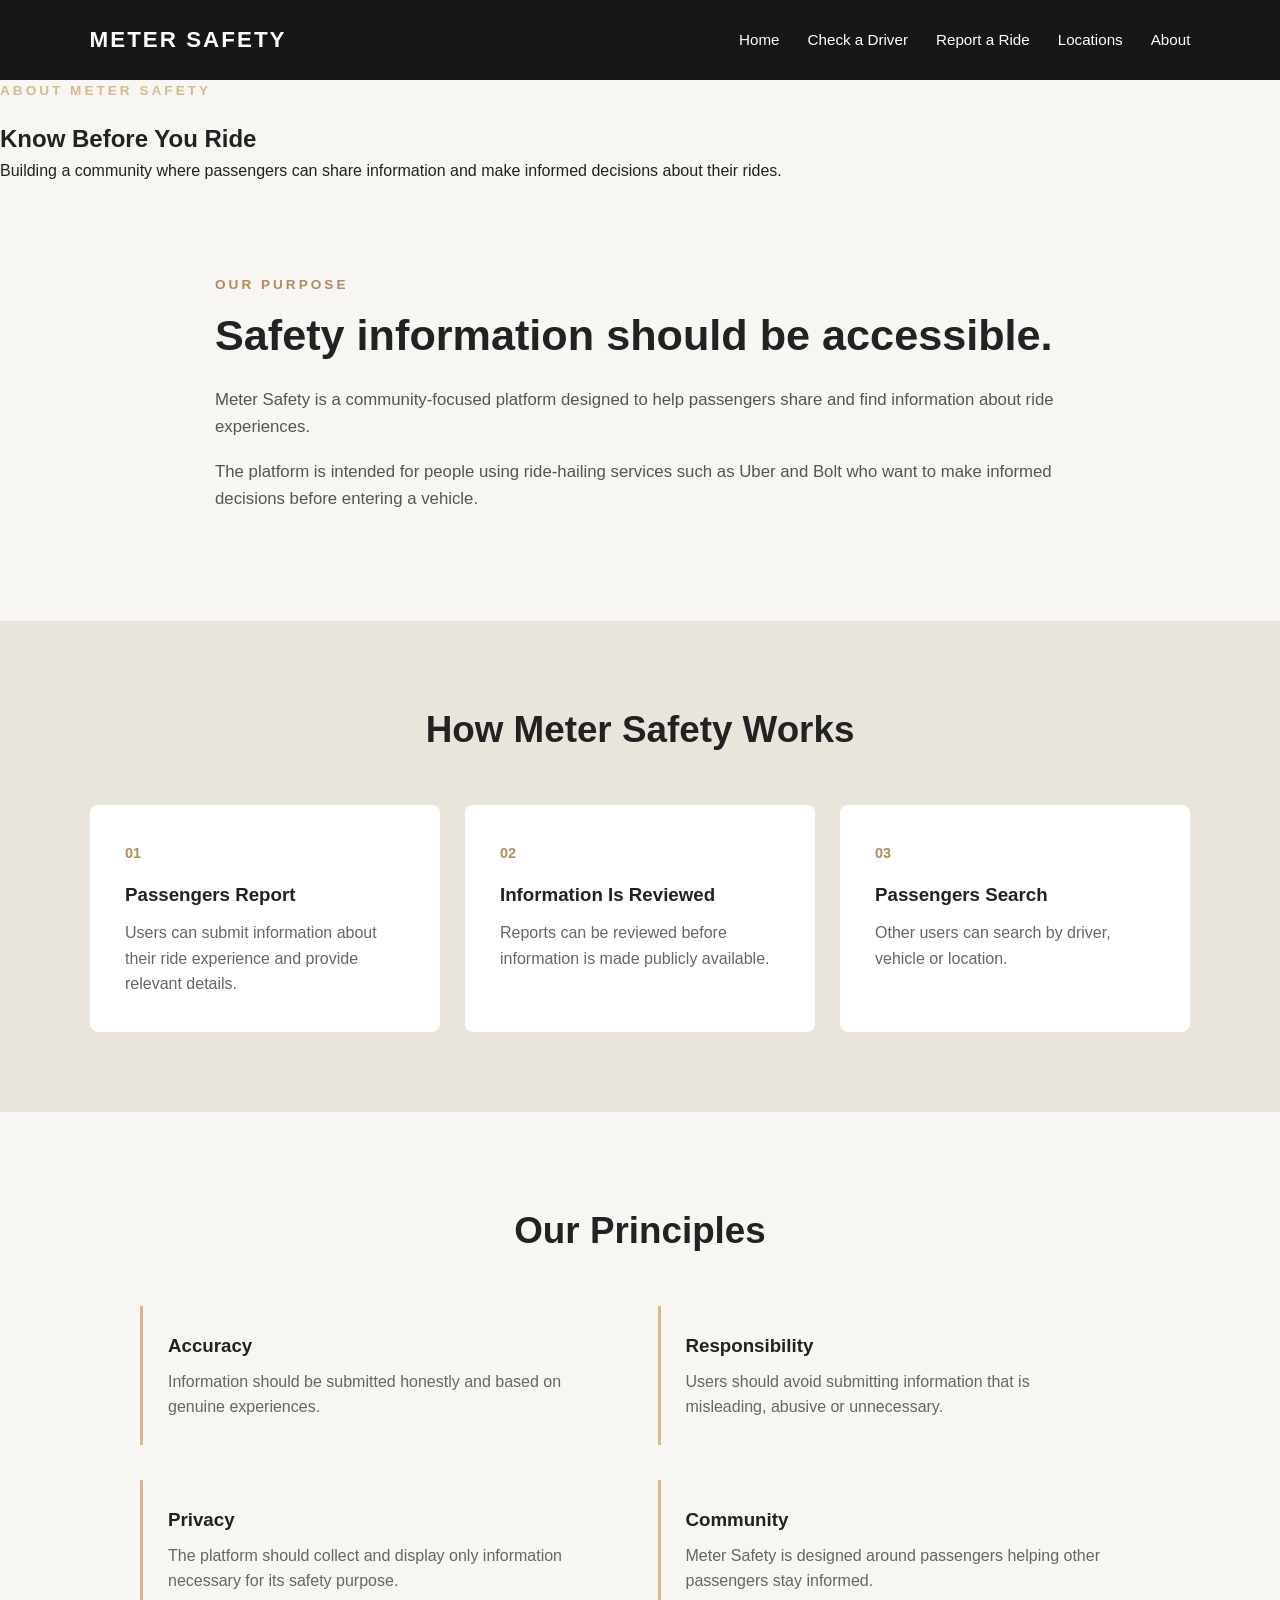
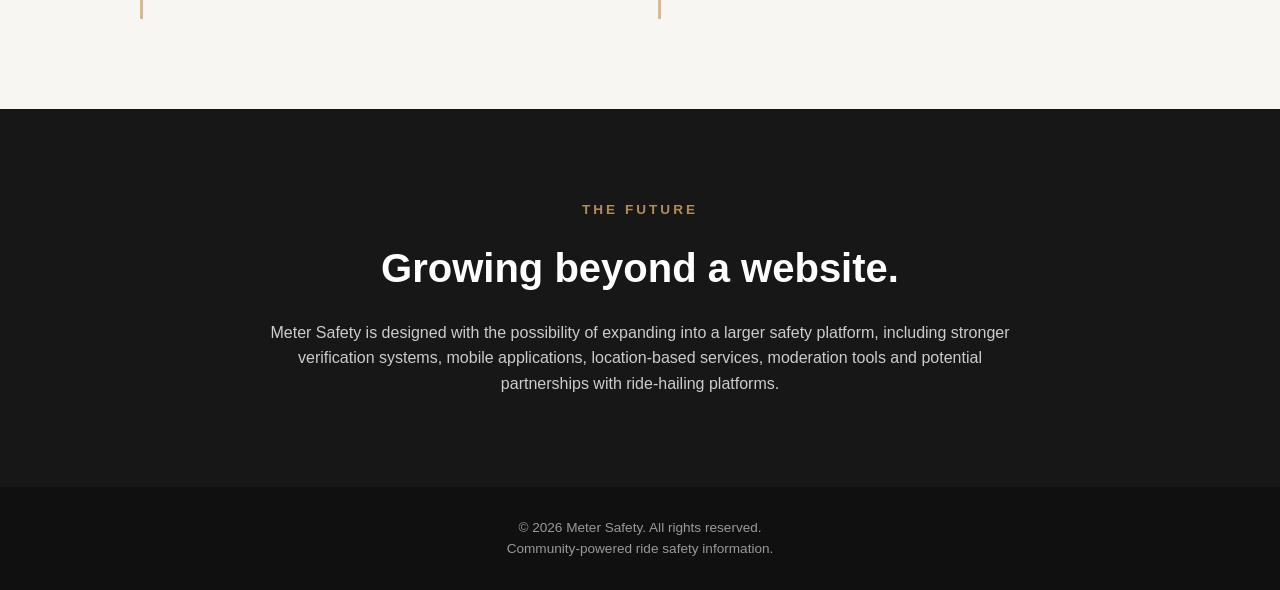
<file: about.html>
<!DOCTYPE html>
<html lang="en">

<head>
    <meta charset="UTF-8">
    <meta name="viewport" content="width=device-width, initial-scale=1.0">

    <title>About | Meter Safety</title>

    <link rel="stylesheet" href="css/style.css">
</head>

<body>

    <!-- Navigation -->

    <header>

        <div class="logo">
            METER SAFETY
        </div>

        <nav>
            <a href="index.html">Home</a>
            <a href="search.html">Check a Driver</a>
            <a href="report.html">Report a Ride</a>
            <a href="locations.html">Locations</a>
            <a href="about.html">About</a>
        </nav>

    </header>


    <!-- Page Header -->

    <section class="page-header">

        <p class="tagline">
            ABOUT METER SAFETY
        </p>

        <h1>Know Before You Ride</h1>

        <p>
            Building a community where passengers
            can share information and make informed
            decisions about their rides.
        </p>

    </section>


    <!-- About Content -->

    <main class="about-page">

        <!-- Our Purpose -->

        <section class="about-section">

            <div class="about-text">

                <p class="about-label">
                    OUR PURPOSE
                </p>

                <h2>
                    Safety information should be
                    accessible.
                </h2>

                <p>
                    Meter Safety is a community-focused
                    platform designed to help passengers
                    share and find information about
                    ride experiences.
                </p>

                <p>
                    The platform is intended for people
                    using ride-hailing services such as
                    Uber and Bolt who want to make informed
                    decisions before entering a vehicle.
                </p>

            </div>

        </section>


        <!-- How It Works -->

        <section class="about-process">

            <h2>How Meter Safety Works</h2>

            <div class="process-grid">

                <div class="process-card">

                    <span>01</span>

                    <h3>Passengers Report</h3>

                    <p>
                        Users can submit information about
                        their ride experience and provide
                        relevant details.
                    </p>

                </div>


                <div class="process-card">

                    <span>02</span>

                    <h3>Information Is Reviewed</h3>

                    <p>
                        Reports can be reviewed before
                        information is made publicly
                        available.
                    </p>

                </div>


                <div class="process-card">

                    <span>03</span>

                    <h3>Passengers Search</h3>

                    <p>
                        Other users can search by
                        driver, vehicle or location.
                    </p>

                </div>

            </div>

        </section>


        <!-- Our Principles -->

        <section class="principles">

            <h2>Our Principles</h2>

            <div class="principles-grid">

                <div>
                    <h3>Accuracy</h3>

                    <p>
                        Information should be submitted
                        honestly and based on genuine
                        experiences.
                    </p>
                </div>


                <div>
                    <h3>Responsibility</h3>

                    <p>
                        Users should avoid submitting
                        information that is misleading,
                        abusive or unnecessary.
                    </p>
                </div>


                <div>
                    <h3>Privacy</h3>

                    <p>
                        The platform should collect and
                        display only information necessary
                        for its safety purpose.
                    </p>
                </div>


                <div>
                    <h3>Community</h3>

                    <p>
                        Meter Safety is designed around
                        passengers helping other passengers
                        stay informed.
                    </p>
                </div>

            </div>

        </section>


        <!-- Future -->

        <section class="future-section">

            <p class="about-label">
                THE FUTURE
            </p>

            <h2>
                Growing beyond a website.
            </h2>

            <p>
                Meter Safety is designed with the possibility
                of expanding into a larger safety platform,
                including stronger verification systems,
                mobile applications, location-based services,
                moderation tools and potential partnerships
                with ride-hailing platforms.
            </p>

        </section>

    </main>


    <!-- Footer -->

    <footer>

        <p>
            © 2026 Meter Safety. All rights reserved.
        </p>

        <p>
            Community-powered ride safety information.
        </p>

    </footer>


    <script src="js/script.js"></script>

</body>

</html>
</file>
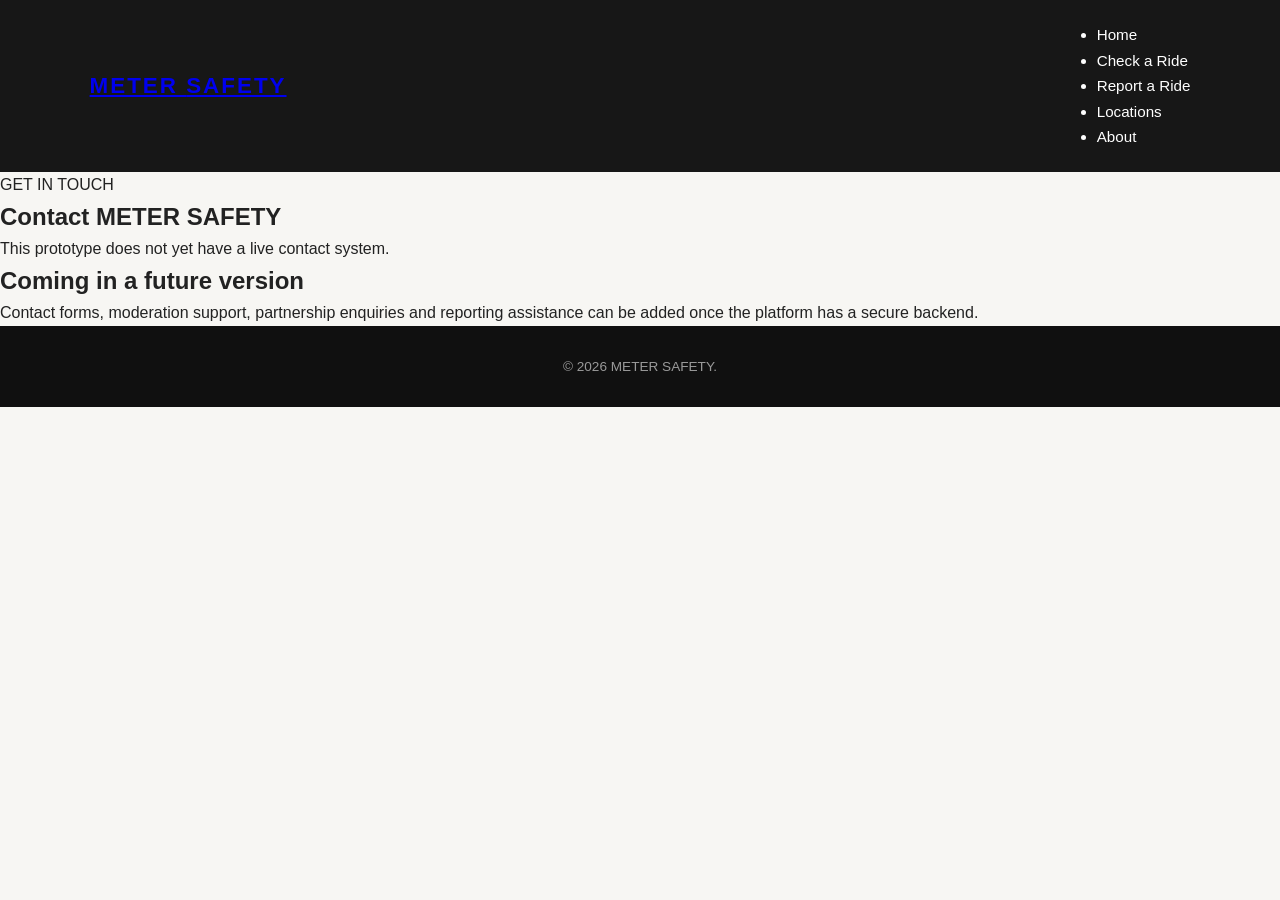
<file: contact.html>
<!DOCTYPE html>
<html lang="en">
<head>
    <meta charset="UTF-8">
    <meta name="viewport" content="width=device-width, initial-scale=1.0">
    <title>Contact | METER SAFETY</title>
    <link rel="stylesheet" href="css/style.css">
</head>
<body>
<header class="site-header">
    <a href="index.html" class="logo">METER <span>SAFETY</span></a>
    <nav>
        <ul>
            <li><a href="index.html">Home</a></li>
            <li><a href="search.html">Check a Ride</a></li>
            <li><a href="report.html">Report a Ride</a></li>
            <li><a href="locations.html">Locations</a></li>
            <li><a href="about.html">About</a></li>
        </ul>
    </nav>
</header>

<main class="page">
    <section class="page-header">
        <p class="eyebrow">GET IN TOUCH</p>
        <h1>Contact METER SAFETY</h1>
        <p>This prototype does not yet have a live contact system.</p>
    </section>

    <section class="content-card">
        <h2>Coming in a future version</h2>
        <p>Contact forms, moderation support, partnership enquiries and reporting assistance can be added once the platform has a secure backend.</p>
    </section>
</main>

<footer><p>&copy; 2026 METER SAFETY.</p></footer>
</body>
</html>
</file>
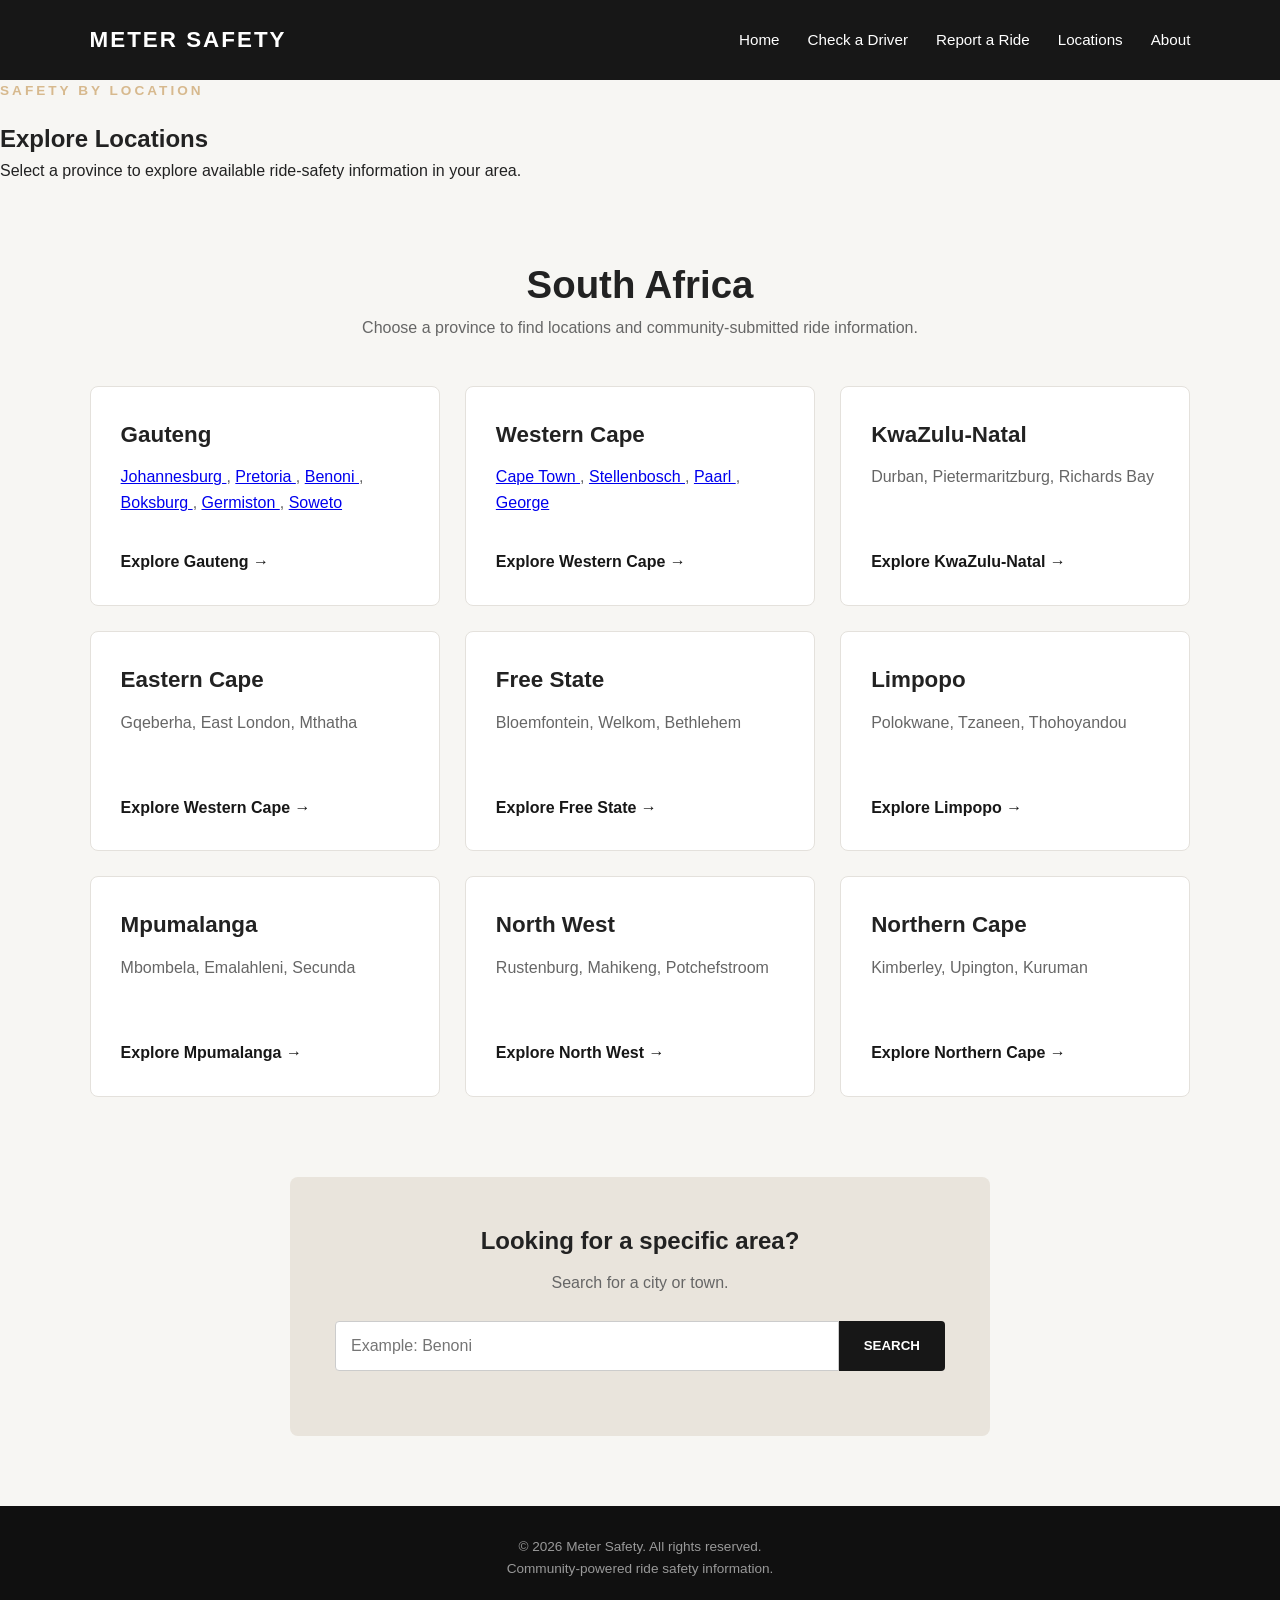
<file: locations.html>
<!DOCTYPE html>
<html lang="en">

<head>
    <meta charset="UTF-8">
    <meta name="viewport" content="width=device-width, initial-scale=1.0">

    <title>Locations | Meter Safety</title>

    <link rel="stylesheet" href="css/style.css">
</head>

<body>

    <header>

        <div class="logo">
            METER SAFETY
        </div>

        <nav>
            <a href="index.html">Home</a>
            <a href="search.html">Check a Driver</a>
            <a href="report.html">Report a Ride</a>
            <a href="locations.html">Locations</a>
            <a href="about.html">About</a>
        </nav>

    </header>


    <!-- Page Header -->

    <section class="page-header">

        <p class="tagline">
            SAFETY BY LOCATION
        </p>

        <h1>Explore Locations</h1>

        <p>
            Select a province to explore available
            ride-safety information in your area.
        </p>

    </section>


    <!-- Provinces -->

    <main class="locations-page">

        <section class="province-section">

            <h2>South Africa</h2>

            <p class="location-intro">
                Choose a province to find locations and
                community-submitted ride information.
            </p>


            <div class="province-grid">

                <!-- Gauteng -->

                <div class="province-card">

                    <h3>Gauteng</h3>

                    <p>
                    <a href="search.html?province=Gauteng&city=Johannesburg">
                       Johannesburg
                    </a>,

                    <a href="search.html?province=Gauteng&city=Pretoria">
                        Pretoria
                     </a>,

                    <a href="search.html?province=Gauteng&city=Benoni">
                        Benoni
                    </a>,

                     <a href="search.html?province=Gauteng&city=Boksburg">
                         Boksburg
                    </a>,

                     <a href="search.html?province=Gauteng&city=Germiston">
                         Germiston
                    </a>,

                    <a href="search.html?province=Gauteng&city=Soweto">
                        Soweto
                   </a>
                   </p>

                    <a href="search.html?province=Gauteng" class="location-link">
                       Explore Gauteng →
                    </a>

                </div>


                <!-- Western Cape -->

                <div class="province-card">

                    <h3>Western Cape</h3>

                    <p>
                    <a href="search.html?province=Western%20Cape&city=Cape%20Town">
                       Cape Town
                    </a>,

                     <a href="search.html?province=Western%20Cape&city=Stellenbosch">
                        Stellenbosch
                    </a>,

                    <a href="search.html?province=Western%20Cape&city=Paarl">
                        Paarl
                    </a>,

                    <a href="search.html?province=Western%20Cape&city=George">
                       George
                    </a>
                    </p>
                        
                    <a href="#" class="location-link">
                        Explore Western Cape →
                    </a>

                </div>


                <!-- KwaZulu-Natal -->

                <div class="province-card">

                    <h3>KwaZulu-Natal</h3>

                    <p>
                        Durban, Pietermaritzburg,
                        Richards Bay
                    </p>

                    <a href="#" class="location-link">
                        Explore KwaZulu-Natal →
                    </a>

                </div>


                <!-- Eastern Cape -->

                <div class="province-card">

                    <h3>Eastern Cape</h3>

                    <p>
                        Gqeberha, East London,
                        Mthatha
                    </p>

                    <a href="search.html?province=Western%20Cape" class="location-link">
                       Explore Western Cape →
                    </a>

                </div>


                <!-- Free State -->

                <div class="province-card">

                    <h3>Free State</h3>

                    <p>
                        Bloemfontein, Welkom,
                        Bethlehem
                    </p>

                    <a href="#" class="location-link">
                        Explore Free State →
                    </a>

                </div>


                <!-- Limpopo -->

                <div class="province-card">

                    <h3>Limpopo</h3>

                    <p>
                        Polokwane, Tzaneen,
                        Thohoyandou
                    </p>

                    <a href="#" class="location-link">
                        Explore Limpopo →
                    </a>

                </div>


                <!-- Mpumalanga -->

                <div class="province-card">

                    <h3>Mpumalanga</h3>

                    <p>
                        Mbombela, Emalahleni,
                        Secunda
                    </p>

                    <a href="#" class="location-link">
                        Explore Mpumalanga →
                    </a>

                </div>


                <!-- North West -->

                <div class="province-card">

                    <h3>North West</h3>

                    <p>
                        Rustenburg, Mahikeng,
                        Potchefstroom
                    </p>

                    <a href="#" class="location-link">
                        Explore North West →
                    </a>

                </div>


                <!-- Northern Cape -->

                <div class="province-card">

                    <h3>Northern Cape</h3>

                    <p>
                        Kimberley, Upington,
                        Kuruman
                    </p>

                    <a href="#" class="location-link">
                        Explore Northern Cape →
                    </a>

                </div>

            </div>

        </section>


        <!-- Location Search -->

        <section class="location-search">

            <h2>Looking for a specific area?</h2>

            <p>
                Search for a city or town.
            </p>

            <div class="location-search-box">

                <input
                    type="text"
                    id="locationSearch"
                    placeholder="Example: Benoni"
                >

                <button
                    type="button"
                    onclick="searchLocation()"
                >
                    SEARCH
                </button>

            </div>

            <p id="locationMessage"></p>

        </section>

    </main>


    <footer>

        <p>
            © 2026 Meter Safety. All rights reserved.
        </p>

        <p>
            Community-powered ride safety information.
        </p>

    </footer>


    <script src="js/script.js"></script>

</body>

</html>
</file>
<file: css/style.css>
/* =========================================
   METER SAFETY - MAIN STYLES
   ========================================= */

* {
    margin: 0;
    padding: 0;
    box-sizing: border-box;
}

body {
    font-family: Arial, Helvetica, sans-serif;
    background-color: #f7f6f3;
    color: #222222;
    line-height: 1.6;
}


/* =========================================
   NAVIGATION
   ========================================= */

header {
    display: flex;
    justify-content: space-between;
    align-items: center;

    padding: 22px 7%;

    background-color: #171717;
    color: white;
}

.logo {
    font-size: 1.4rem;
    font-weight: bold;
    letter-spacing: 2px;
}

nav {
    display: flex;
    gap: 28px;
}

nav a {
    color: white;
    text-decoration: none;
    font-size: 0.95rem;
    transition: 0.3s;
}

nav a:hover {
    color: #d7b98e;
}


/* =========================================
   HERO SECTION
   ========================================= */

.hero {
    min-height: 650px;

    display: flex;
    align-items: center;

    padding: 80px 7%;

    background:
        linear-gradient(
            rgba(20, 20, 20, 0.78),
            rgba(20, 20, 20, 0.78)
        ),
        url("../images/hero.jpg");

    background-size: cover;
    background-position: center;
}

.hero-content {
    max-width: 700px;
    color: white;
}

.tagline {
    color: #d7b98e;
    font-size: 0.85rem;
    font-weight: bold;
    letter-spacing: 3px;
    margin-bottom: 18px;
}

.hero h1 {
    font-size: 4rem;
    line-height: 1.1;
    margin-bottom: 25px;
}

.hero p {
    max-width: 600px;
    font-size: 1.1rem;
    color: #eeeeee;
}


/* =========================================
   BUTTONS
   ========================================= */

.hero-buttons {
    display: flex;
    gap: 15px;
    margin-top: 35px;
}

.btn {
    display: inline-block;

    padding: 14px 25px;

    text-decoration: none;

    border-radius: 4px;

    font-weight: bold;

    transition: 0.3s;
}

.primary {
    background-color: #d7b98e;
    color: #171717;
}

.primary:hover {
    background-color: #c5a576;
}

.secondary {
    border: 1px solid white;
    color: white;
}

.secondary:hover {
    background-color: white;
    color: #171717;
}


/* =========================================
   HOW IT WORKS
   ========================================= */

.how-it-works {
    padding: 90px 7%;
    text-align: center;
}

.how-it-works h2,
.locations-preview h2,
.safety-notice h2 {
    font-size: 2.3rem;
    margin-bottom: 15px;
}

.section-intro {
    color: #666666;
    margin-bottom: 50px;
}


.feature-container {
    display: flex;
    justify-content: center;
    gap: 25px;
}


.feature-card {
    background-color: white;

    padding: 35px;

    width: 30%;

    min-height: 230px;

    text-align: left;

    border: 1px solid #e4e1dc;

    border-radius: 8px;

    transition: 0.3s;
}

.feature-card:hover {
    transform: translateY(-5px);
    box-shadow: 0 10px 25px rgba(0, 0, 0, 0.08);
}

.feature-number {
    color: #d7b98e;
    font-size: 0.85rem;
    font-weight: bold;
}

.feature-card h3 {
    margin: 15px 0 10px;
    font-size: 1.4rem;
}


/* =========================================
   LOCATIONS
   ========================================= */

.locations-preview {
    padding: 90px 7%;
    text-align: center;

    background-color: #e9e4dc;
}

.locations-preview p {
    margin-bottom: 30px;
    color: #555555;
}


/* =========================================
   SAFETY NOTICE
   ========================================= */

.safety-notice {
    padding: 70px 7%;
    text-align: center;
    background-color: #171717;
    color: white;
}

.safety-notice p {
    max-width: 750px;
    margin: auto;
    color: #cccccc;
}


/* =========================================
   FOOTER
   ========================================= */

footer {
    padding: 30px 7%;

    text-align: center;

    background-color: #101010;

    color: #999999;

    font-size: 0.85rem;
}


/* =========================================
   MOBILE RESPONSIVE DESIGN
   ========================================= */

@media (max-width: 768px) {

    header {
        flex-direction: column;
        gap: 20px;
    }

    nav {
        flex-wrap: wrap;
        justify-content: center;
        gap: 15px;
    }

    .hero {
        min-height: 600px;
    }

    .hero h1 {
        font-size: 2.7rem;
    }

    .hero-buttons {
        flex-direction: column;
        align-items: flex-start;
    }

    .feature-container {
        flex-direction: column;
    }

    .feature-card {
        width: 100%;
    }
}
/* =========================================
   REPORT A RIDE PAGE
   ========================================= */

.report-page {
    padding: 70px 7%;
    background-color: #f7f6f3;
}


.report-box {
    max-width: 750px;

    margin: auto;

    background-color: white;

    padding: 45px;

    border-radius: 8px;

    border: 1px solid #e4e1dc;
}


.report-box h2 {
    margin-bottom: 10px;
}


.form-intro {
    color: #666666;
    margin-bottom: 30px;
}


#reportForm {
    display: flex;
    flex-direction: column;
}


#reportForm label {
    margin-top: 18px;
    margin-bottom: 7px;

    font-weight: bold;
}


#reportForm input[type="text"],
#reportForm input[type="file"],
#reportForm select,
#reportForm textarea {
    width: 100%;

    padding: 14px;

    border: 1px solid #cccccc;

    border-radius: 4px;

    font-family: Arial, Helvetica, sans-serif;

    font-size: 1rem;

    background-color: white;
}


#reportForm textarea {
    resize: vertical;
}


#reportForm input:focus,
#reportForm select:focus,
#reportForm textarea:focus {
    outline: none;

    border-color: #d7b98e;
}


.upload-note {
    margin-top: 8px;

    font-size: 0.85rem;

    color: #777777;
}


.report-confirmation {
    display: flex;

    align-items: flex-start;

    gap: 10px;

    margin-top: 30px;

    padding: 18px;

    background-color: #f7f6f3;

    border-radius: 5px;
}


.report-confirmation input {
    margin-top: 5px;
}


.report-confirmation label {
    margin: 0 !important;

    font-weight: normal !important;

    font-size: 0.9rem;
}


.submit-report {
    margin-top: 30px;

    padding: 16px;

    border: none;

    border-radius: 4px;

    background-color: #171717;

    color: white;

    font-weight: bold;

    cursor: pointer;

    transition: 0.3s;
}


.submit-report:hover {
    background-color: #d7b98e;

    color: #171717;
}

/* =========================================
   LOCATIONS PAGE
   ========================================= */

.locations-page {
    padding: 70px 7%;
    background-color: #f7f6f3;
}


.province-section {
    max-width: 1200px;
    margin: auto;
    text-align: center;
}


.province-section h2 {
    font-size: 2.4rem;
}


.location-intro {
    color: #666666;
    margin-bottom: 45px;
}


.province-grid {
    display: grid;

    grid-template-columns: repeat(3, 1fr);

    gap: 25px;

    text-align: left;
}


.province-card {
    background-color: white;

    padding: 30px;

    border: 1px solid #e4e1dc;

    border-radius: 8px;

    transition: 0.3s;
}


.province-card:hover {
    transform: translateY(-5px);

    box-shadow:
        0 10px 25px rgba(0, 0, 0, 0.08);
}


.province-card h3 {
    font-size: 1.4rem;

    margin-bottom: 12px;
}


.province-card p {
    color: #666666;

    min-height: 70px;
}


.location-link {
    display: inline-block;

    margin-top: 15px;

    color: #171717;

    font-weight: bold;

    text-decoration: none;
}


.location-link:hover {
    color: #b18d5c;
}


/* Location search */

.location-search {
    max-width: 700px;

    margin: 80px auto 0;

    padding: 45px;

    text-align: center;

    background-color: #e9e4dc;

    border-radius: 8px;
}


.location-search h2 {
    margin-bottom: 10px;
}


.location-search p {
    color: #666666;
}


.location-search-box {
    display: flex;

    margin-top: 25px;
}


.location-search-box input {
    flex: 1;

    padding: 15px;

    border: 1px solid #cccccc;

    border-radius: 4px 0 0 4px;

    font-size: 1rem;
}


.location-search-box button {
    padding: 15px 25px;

    border: none;

    background-color: #171717;

    color: white;

    font-weight: bold;

    cursor: pointer;

    border-radius: 0 4px 4px 0;
}


.location-search-box button:hover {
    background-color: #d7b98e;

    color: #171717;
}


#locationMessage {
    margin-top: 20px;

    font-weight: bold;
}


/* Mobile */

@media (max-width: 900px) {

    .province-grid {
        grid-template-columns: repeat(2, 1fr);
    }

}


@media (max-width: 600px) {

    .province-grid {
        grid-template-columns: 1fr;
    }

    .location-search-box {
        flex-direction: column;
    }

    .location-search-box input {
        border-radius: 4px;
    }

    .location-search-box button {
        margin-top: 10px;

        border-radius: 4px;
    }

}

/* =========================================
   ABOUT PAGE
   ========================================= */

.about-page {
    background-color: #f7f6f3;
}


/* Purpose */

.about-section {
    padding: 90px 7%;
}


.about-text {
    max-width: 850px;
    margin: auto;
}


.about-label {
    color: #b18d5c;

    font-size: 0.85rem;

    font-weight: bold;

    letter-spacing: 3px;

    margin-bottom: 15px;
}


.about-text h2 {
    font-size: 2.7rem;

    line-height: 1.2;

    margin-bottom: 25px;
}


.about-text p:not(.about-label) {
    color: #555555;

    margin-bottom: 18px;

    font-size: 1.05rem;
}


/* Process */

.about-process {
    padding: 80px 7%;

    background-color: #e9e4dc;

    text-align: center;
}


.about-process h2 {
    font-size: 2.3rem;

    margin-bottom: 45px;
}


.process-grid {
    max-width: 1100px;

    margin: auto;

    display: grid;

    grid-template-columns: repeat(3, 1fr);

    gap: 25px;
}


.process-card {
    background-color: white;

    padding: 35px;

    text-align: left;

    border-radius: 8px;
}


.process-card span {
    color: #b18d5c;

    font-weight: bold;

    font-size: 0.9rem;
}


.process-card h3 {
    margin: 15px 0 10px;
}


.process-card p {
    color: #666666;
}


/* Principles */

.principles {
    padding: 90px 7%;

    text-align: center;
}


.principles h2 {
    font-size: 2.3rem;

    margin-bottom: 45px;
}


.principles-grid {
    max-width: 1000px;

    margin: auto;

    display: grid;

    grid-template-columns: repeat(2, 1fr);

    gap: 35px;

    text-align: left;
}


.principles-grid div {
    padding: 25px;

    border-left: 3px solid #d7b98e;
}


.principles-grid h3 {
    margin-bottom: 8px;
}


.principles-grid p {
    color: #666666;
}


/* Future */

.future-section {
    padding: 90px 7%;

    text-align: center;

    background-color: #171717;

    color: white;
}


.future-section h2 {
    font-size: 2.5rem;

    margin-bottom: 20px;
}


.future-section p:last-child {
    max-width: 750px;

    margin: auto;

    color: #cccccc;
}


/* Mobile */

@media (max-width: 768px) {

    .process-grid {
        grid-template-columns: 1fr;
    }

    .principles-grid {
        grid-template-columns: 1fr;
    }

    .about-text h2 {
        font-size: 2.2rem;
    }

}
/* =========================================
   SEARCH RESULT CARDS
   ========================================= */

.search-results h2 {
    margin-bottom: 20px;
}

.search-summary {
    background-color: white;
    padding: 25px;
    margin-top: 20px;
    border-left: 4px solid #d7b98e;
    border-radius: 6px;
    box-shadow: 0 3px 10px rgba(0, 0, 0, 0.08);
}

.search-summary h3 {
    margin-bottom: 15px;
    color: #171717;
}

.search-summary p {
    margin-bottom: 10px;
    line-height: 1.6;
}

.search-summary strong {
    color: #171717;
}

.coming-soon {
    color: #777777;
    font-size: 0.9rem;
    margin-top: 15px;
}

/* =========================================
   REPORT STATUS BADGE
   ========================================= */

.status-badge {
    display: inline-block;

    padding: 5px 12px;

    margin-left: 5px;

    background-color: #e9e4dc;

    color: #171717;

    border-radius: 20px;

    font-size: 0.85rem;

    font-weight: bold;
}
</file>
